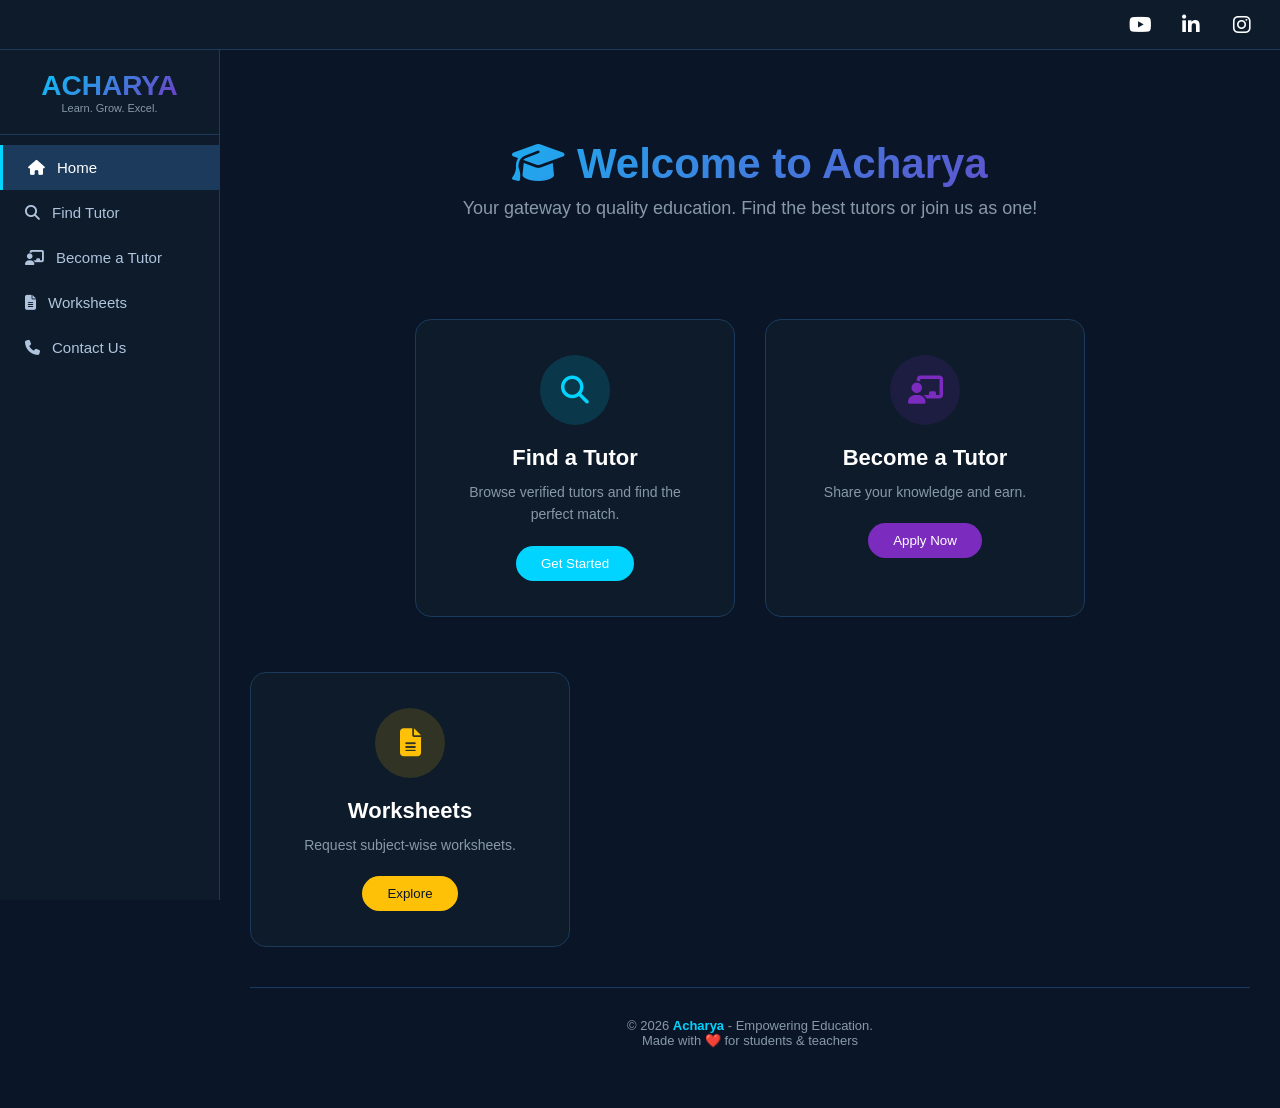
<file: index.html>
<!DOCTYPE html>
<html lang="en">
<head>
<meta charset="UTF-8">
<meta name="viewport" content="width=device-width, initial-scale=1.0">
<title>Acharya Tutors - Tutor in Lucknow & Online Tuition All Over India</title>
<meta name="description" content="Acharya Tutors provides trusted tutors in Lucknow and online tuition all over India for school students. Contact us for home tuition and study support.">
        <link rel="canonical" href="https://acharyatutors.in/" />
<link rel="stylesheet" href="https://cdnjs.cloudflare.com/ajax/libs/font-awesome/6.5.0/css/all.min.css">

<style>
*{margin:0;padding:0;box-sizing:border-box}
body{font-family:Segoe UI,Tahoma,sans-serif;background:#0a1628;color:#fff;min-height:100vh;overflow-x:hidden}
.top-bar{position:fixed;top:0;left:0;right:0;height:50px;background:#0d1b2a;display:flex;align-items:center;justify-content:flex-end;padding:0 20px;z-index:1000;border-bottom:1px solid #1b3a5c;gap:15px}
.top-bar a{color:#fff;font-size:20px;width:36px;height:36px;display:flex;align-items:center;justify-content:center;border-radius:50%;text-decoration:none}
.top-bar a:hover{transform:scale(1.2)}
.sidebar{position:fixed;left:0;top:50px;width:220px;height:calc(100vh - 50px);background:#0d1b2a;border-right:1px solid #1b3a5c;padding:20px 0;z-index:999;transition:.3s}
.logo{text-align:center;padding:0 20px 20px;border-bottom:1px solid #1b3a5c;margin-bottom:10px}
.logo h1{font-size:28px;background:linear-gradient(135deg,#00d4ff,#7b2cbf);-webkit-background-clip:text;-webkit-text-fill-color:transparent}
.logo p{font-size:11px;color:#8899a6}
.nav-item{display:flex;align-items:center;padding:14px 25px;cursor:pointer;color:#b0c4de;font-size:15px;gap:12px}
.nav-item:hover,.nav-item.active{background:#1b3a5c;color:#fff;border-left:3px solid #00d4ff}
.main-content{margin-left:220px;margin-top:50px;padding:30px;min-height:calc(100vh - 50px)}
.section{display:none}
.section.active{display:block}
.hero{text-align:center;padding:60px 20px}
.hero h2{font-size:42px;margin-bottom:10px;background:linear-gradient(135deg,#00d4ff,#7b2cbf);-webkit-background-clip:text;-webkit-text-fill-color:transparent}
.hero p{font-size:18px;color:#8899a6;margin-bottom:40px}
.cards-container{display:flex;justify-content:center;gap:30px;flex-wrap:wrap}
.card{background:#0d1b2a;border:1px solid #1b3a5c;border-radius:16px;padding:35px 30px;width:320px;text-align:center;cursor:pointer}
.card:hover{transform:translateY(-8px);border-color:#00d4ff}
.card-icon{width:70px;height:70px;border-radius:50%;display:flex;align-items:center;justify-content:center;margin:0 auto 20px;font-size:28px}
.card-find .card-icon{background:rgba(0,212,255,.15);color:#00d4ff}
.card-become .card-icon{background:rgba(123,44,191,.15);color:#7b2cbf}
.card-worksheet .card-icon{background:rgba(255,193,7,.15);color:#ffc107}
.card h3{font-size:22px;margin-bottom:10px}
.card p{color:#8899a6;font-size:14px;line-height:1.6}
.card-btn{margin-top:20px;padding:10px 25px;border:none;border-radius:25px;color:#fff;cursor:pointer}
.card-find .card-btn{background:#00d4ff}
.card-become .card-btn{background:#7b2cbf}
.card-worksheet .card-btn{background:#ffc107;color:#0a1628}
.form-container{max-width:500px;margin:0 auto;background:#0d1b2a;border:1px solid #1b3a5c;border-radius:16px;padding:35px}
.form-container h2{text-align:center;margin-bottom:25px;font-size:26px}
.form-group{margin-bottom:18px}
.form-group label{display:block;margin-bottom:6px;color:#b0c4de;font-size:14px}
.form-group input,.form-group select,.form-group textarea{width:100%;padding:12px 15px;border:1px solid #1b3a5c;border-radius:10px;background:#0a1628;color:#fff;font-size:14px}
.form-group textarea{min-height:80px}
.subjects-box{display:flex;flex-direction:column;gap:10px}
.subjects-box label{display:flex;align-items:center;justify-content:space-between;width:100%;padding:10px 12px;background:#0a1628;border:1px solid #1b3a5c;border-radius:10px;color:#fff}
.subjects-box input[type="checkbox"]{width:18px;height:18px}
.submit-btn{width:100%;padding:14px;border:none;border-radius:10px;background:linear-gradient(135deg,#00d4ff,#7b2cbf);color:#fff;font-size:16px;font-weight:600;cursor:pointer;margin-top:10px}
.back-btn{display:inline-flex;align-items:center;gap:8px;color:#8899a6;cursor:pointer;margin-bottom:20px;font-size:14px}
.worksheet-hero{text-align:center;padding:40px 20px}
.worksheet-hero h2{font-size:36px;margin-bottom:10px}
.worksheet-hero p{color:#8899a6;margin-bottom:30px}
.subjects-grid{display:grid;grid-template-columns:repeat(auto-fit,minmax(150px,1fr));gap:15px;max-width:900px;margin:0 auto 30px}
.subject-card{background:#0d1b2a;border:1px solid #1b3a5c;border-radius:12px;padding:20px;text-align:center;cursor:pointer}
.subject-card:hover{border-color:#ffc107;transform:scale(1.05)}
.subject-card i{font-size:28px;margin-bottom:8px;display:block}
.menu-toggle{display:none;position:fixed;top:55px;left:15px;z-index:1001;background:#1b3a5c;border:none;color:#fff;width:40px;height:40px;border-radius:8px;font-size:18px}
.footer{text-align:center;padding:30px;color:#8899a6;font-size:13px;border-top:1px solid #1b3a5c;margin-top:40px}
@media(max-width:768px){
.sidebar{transform:translateX(-100%)}
.sidebar.open{transform:translateX(0)}
.main-content{margin-left:0;padding:80px 15px 25px}
.menu-toggle{display:flex;align-items:center;justify-content:center}
.hero h2{font-size:28px}
.card{width:100%;max-width:350px}
}
</style>
</head>

<body>

<div class="top-bar">
<a href="https://youtube.com" target="_blank"><i class="fab fa-youtube"></i></a>
<a href="https://linkedin.com" target="_blank"><i class="fab fa-linkedin-in"></i></a>
<a href="https://instagram.com" target="_blank"><i class="fab fa-instagram"></i></a>
</div>

<button class="menu-toggle" onclick="toggleSidebar()"><i class="fas fa-bars"></i></button>

<div class="sidebar" id="sidebar">
<div class="logo"><h1>ACHARYA</h1><p>Learn. Grow. Excel.</p></div>
<div class="nav-item active" onclick="showSection('home')"><i class="fas fa-home"></i> Home</div>
<div class="nav-item" onclick="showSection('find-tutor')"><i class="fas fa-search"></i> Find Tutor</div>
<div class="nav-item" onclick="showSection('become-tutor')"><i class="fas fa-chalkboard-teacher"></i> Become a Tutor</div>
<div class="nav-item" onclick="showSection('worksheet')"><i class="fas fa-file-alt"></i> Worksheets</div>
<div class="nav-item" onclick="showSection('contact')"><i class="fas fa-phone"></i> Contact Us</div>
</div>

<div class="main-content">

<div class="section active" id="home">
<div class="hero">
<h2><i class="fas fa-graduation-cap"></i> Welcome to Acharya</h2>
<p>Your gateway to quality education. Find the best tutors or join us as one!</p>
</div>

<div class="cards-container">
<div class="card card-find" onclick="showSection('find-tutor')">
<div class="card-icon"><i class="fas fa-search"></i></div>
<h3>Find a Tutor</h3>
<p>Browse verified tutors and find the perfect match.</p>
<button class="card-btn">Get Started</button>
</div>

<div class="card card-become" onclick="showSection('become-tutor')">
<div class="card-icon"><i class="fas fa-chalkboard-teacher"></i></div>
<h3>Become a Tutor</h3>
<p>Share your knowledge and earn.</p>
<button class="card-btn">Apply Now</button>
</div>
<div style="display: grid; grid-template-columns: repeat(auto-fit, minmax(280px, 1fr)); gap: 25px; margin-top: 25px; width: 100%; box-sizing: border-box;">
        
        <div class="card card-worksheet" onclick="showSection('worksheet')" style="margin: 0;">
            <div class="card-icon"><i class="fas fa-file-alt"></i></div>
            <h3>Worksheets</h3>
            <p>Request subject-wise worksheets.</p>
            <button class="card-btn">Explore</button>
        </div>

    </div>
        </div>

    </div>
<div class="section" id="find-tutor">
<div class="back-btn" onclick="showSection('home')"><i class="fas fa-arrow-left"></i> Back to Home</div>
<div class="form-container">
<h2><i class="fas fa-search" style="color:#00d4ff"></i> Find a Tutor</h2>

<form onsubmit="handleFindTutor(event)">
<div class="form-group"><label>Your Name</label><input type="text" id="ft-name" required></div>
<div class="form-group"><label>Mobile Number</label><input type="tel" id="ft-mobile" required></div>

<div class="form-group">
<label>Subject Required</label>
<div class="subjects-box">
<label>Mathematics <input type="checkbox" name="ft_subject" value="Mathematics"></label>
<label>Science <input type="checkbox" name="ft_subject" value="Science"></label>
<label>English <input type="checkbox" name="ft_subject" value="English"></label>
<label>Hindi <input type="checkbox" name="ft_subject" value="Hindi"></label>
<label>Social Science <input type="checkbox" name="ft_subject" value="Social Science"></label>
<label>Computer Science <input type="checkbox" name="ft_subject" value="Computer Science"></label>
<label>Accounts <input type="checkbox" name="ft_subject" value="Accounts"></label>
<label>Commerce <input type="checkbox" name="ft_subject" value="Commerce"></label>
<label>Business Studies <input type="checkbox" name="ft_subject" value="Business Studies"></label>
<label>EVS <input type="checkbox" name="ft_subject" value="EVS"></label>
<label>Olympiad <input type="checkbox" name="ft_subject" value="Olympiad"></label>
<label>Competitive Exams <input type="checkbox" name="ft_subject" value="Competitive Exams"></label>
<label>Other <input type="checkbox" name="ft_subject" value="Other"></label>
</div>
</div>

<div class="form-group">
<label>Class / Grade / Exam</label>
<select id="ft-class" required>
<option value="">Select Class / Exam</option>
<option>Nursery</option>
<option>KG</option>
<option>Class 1-5</option>
<option>Class 6-8</option>
<option>Class 9-10</option>
<option>Class 11-12</option>
<option>IIT JEE</option>
<option>NEET</option>
<option>CUET</option>
<option>NDA</option>
<option>Olympiad</option>
<option>Competitive Exams</option>
<option>College</option>
<option>Other</option>
</select>
</div>

<div class="form-group"><label>Location / Address</label><input type="text" id="ft-location" required></div>
<div class="form-group"><label>Additional Requirements</label><textarea id="ft-message"></textarea></div>
<button type="submit" class="submit-btn"><i class="fab fa-whatsapp"></i> Apply via WhatsApp</button>
</form>
</div>
</div>

<div class="section" id="become-tutor">
<div class="back-btn" onclick="showSection('home')"><i class="fas fa-arrow-left"></i> Back to Home</div>
<div class="form-container">
<h2><i class="fas fa-chalkboard-teacher" style="color:#7b2cbf"></i> Become a Tutor</h2>

<form onsubmit="handleBecomeTutor(event)">
<div class="form-group"><label>Full Name</label><input type="text" id="bt-name" required></div>
<div class="form-group"><label>Mobile Number</label><input type="tel" id="bt-mobile" required></div>
<div class="form-group"><label>Email ID</label><input type="email" id="bt-email" required></div>

<div class="form-group">
<label>Highest Qualification</label>
<select id="bt-qualification" required>
<option value="">Select Qualification</option>
<option>12th Pass</option>
<option>Graduate</option>
<option>Post Graduate</option>
<option>B.Ed</option>
<option>M.Ed</option>
<option>PhD</option>
<option>Other</option>
</select>
</div>

<div class="form-group"><label>Subjects You Can Teach</label><input type="text" id="bt-subjects" required></div>
<div class="form-group"><label>Classes You Can Teach</label><input type="text" id="bt-classes" required></div>
<div class="form-group"><label>Your Location</label><input type="text" id="bt-location" required></div>
<div class="form-group"><label>About Yourself</label><textarea id="bt-about"></textarea></div>
<button type="submit" class="submit-btn"><i class="fab fa-whatsapp"></i> Apply via WhatsApp</button>
</form>
</div>
</div>

<div class="section" id="worksheet">
<div class="back-btn" onclick="showSection('home')"><i class="fas fa-arrow-left"></i> Back to Home</div>
<div class="worksheet-hero">
<h2><i class="fas fa-file-alt" style="color:#ffc107"></i> Worksheets</h2>
<p>Select subjects to request worksheets. We will send them via WhatsApp.</p>
</div>

<div class="subjects-grid">
<div class="subject-card" onclick="openWorksheetForm('Mathematics')"><i class="fas fa-calculator"></i><span>Mathematics</span></div>
<div class="subject-card" onclick="openWorksheetForm('Science')"><i class="fas fa-flask"></i><span>Science</span></div>
<div class="subject-card" onclick="openWorksheetForm('English')"><i class="fas fa-language"></i><span>English</span></div>
<div class="subject-card" onclick="openWorksheetForm('Hindi')"><i class="fas fa-font"></i><span>Hindi</span></div>
<div class="subject-card" onclick="openWorksheetForm('Social Science')"><i class="fas fa-globe-asia"></i><span>Social Science</span></div>
<div class="subject-card" onclick="openWorksheetForm('Computer')"><i class="fas fa-laptop-code"></i><span>Computer</span></div>
<div class="subject-card" onclick="openWorksheetForm('Accounts')"><i class="fas fa-calculator"></i><span>Accounts</span></div>
<div class="subject-card" onclick="openWorksheetForm('Commerce')"><i class="fas fa-store"></i><span>Commerce</span></div>
<div class="subject-card" onclick="openWorksheetForm('Business Studies')"><i class="fas fa-briefcase"></i><span>Business Studies</span></div>
<div class="subject-card" onclick="openWorksheetForm('EVS')"><i class="fas fa-leaf"></i><span>EVS</span></div>
<div class="subject-card" onclick="openWorksheetForm('Olympiad')"><i class="fas fa-medal"></i><span>Olympiad</span></div>
<div class="subject-card" onclick="openWorksheetForm('Competitive Exams')"><i class="fas fa-trophy"></i><span>Competitive Exams</span></div>
</div>

<div id="worksheet-form-container" class="form-container" style="display:none">
<h2>Request Worksheet</h2>
<form onsubmit="handleWorksheet(event)">
<div class="form-group"><label>Student Name</label><input type="text" id="ws-name" required></div>

<div class="form-group">
<label>Class / Exam</label>
<select id="ws-class" required>
<option value="">Select Class / Exam</option>
<option>Nursery</option>
<option>KG</option>
<option>Class 1</option>
<option>Class 2</option>
<option>Class 3</option>
<option>Class 4</option>
<option>Class 5</option>
<option>Class 6</option>
<option>Class 7</option>
<option>Class 8</option>
<option>Class 9</option>
<option>Class 10</option>
<option>Class 11</option>
<option>Class 12</option>
<option>IIT JEE</option>
<option>NEET</option>
<option>CUET</option>
<option>NDA</option>
<option>Olympiad</option>
<option>Competitive Exams</option>
<option>Other</option>
</select>
</div>

<div class="form-group"><label>School Name</label><input type="text" id="ws-school" required></div>
<div class="form-group"><label>Selected Subjects</label><input type="text" id="ws-subject" readonly required></div>
<div class="form-group"><label>Parent Mobile</label><input type="tel" id="ws-mobile" required></div>
<button type="submit" class="submit-btn"><i class="fab fa-whatsapp"></i> Send Request via WhatsApp</button>
</form>
</div>
</div>

<div class="section" id="contact">
<div class="back-btn" onclick="showSection('home')"><i class="fas fa-arrow-left"></i> Back to Home</div>
<div class="form-container">
<h2><i class="fas fa-phone" style="color:#00d4ff"></i> Contact Us</h2>
<div style="text-align:center">
<p style="color:#8899a6;margin-bottom:15px">Have questions? Reach out to us directly!</p>
<a href="https://wa.me/919196393002" target="_blank" style="display:inline-flex;align-items:center;gap:10px;background:#25d366;color:#fff;padding:12px 25px;border-radius:30px;text-decoration:none;font-weight:600">
<i class="fab fa-whatsapp"></i> Chat on WhatsApp
</a>
<p style="margin-top:20px;color:#8899a6">📞 +91 9196393002</p>
<p style="color:#8899a6">✉️ studywithacharya@gmail.com</p>
</div>
</div>
</div>

<div class="footer">
<p>© 2026 <strong style="color:#00d4ff">Acharya</strong> - Empowering Education.</p>
<p>Made with ❤️ for students & teachers</p>
</div>

</div>

<script>
const WHATSAPP_NUMBER = "919196393002";

function showSection(sectionId){
document.querySelectorAll('.section').forEach(s=>s.classList.remove('active'));
document.getElementById(sectionId).classList.add('active');
document.querySelectorAll('.nav-item').forEach(n=>n.classList.remove('active'));
const navMap={home:0,'find-tutor':1,'become-tutor':2,worksheet:3,contact:4};
const navItems=document.querySelectorAll('.nav-item');
if(navItems[navMap[sectionId]]) navItems[navMap[sectionId]].classList.add('active');
document.getElementById('sidebar').classList.remove('open');
window.scrollTo(0,0);
}

function toggleSidebar(){
document.getElementById('sidebar').classList.toggle('open');
}

function handleFindTutor(e){
e.preventDefault();
const name=document.getElementById('ft-name').value;
const mobile=document.getElementById('ft-mobile').value;
const subjects=Array.from(document.querySelectorAll('input[name="ft_subject"]:checked')).map(cb=>cb.value).join(', ');
const cls=document.getElementById('ft-class').value;
const location=document.getElementById('ft-location').value;
const message=document.getElementById('ft-message').value;

if(!subjects){
alert("Please select at least one subject");
return;
}

const text=`*Find Tutor Request - Acharya*

👤 *Name:* ${name}
📱 *Mobile:* ${mobile}
📚 *Subject:* ${subjects}
🏫 *Class / Exam:* ${cls}
📍 *Location:* ${location}
💬 *Requirements:* ${message || 'N/A'}

Please help me find a suitable tutor.`;

window.location.href="https://wa.me/"+WHATSAPP_NUMBER+"?text="+encodeURIComponent(text);
}

function handleBecomeTutor(e){
e.preventDefault();

const text=`*Become a Tutor Application - Acharya*

👤 *Name:* ${document.getElementById('bt-name').value}
📱 *Mobile:* ${document.getElementById('bt-mobile').value}
📧 *Email:* ${document.getElementById('bt-email').value}
🎓 *Qualification:* ${document.getElementById('bt-qualification').value}
📚 *Subjects:* ${document.getElementById('bt-subjects').value}
🏫 *Classes:* ${document.getElementById('bt-classes').value}
📍 *Location:* ${document.getElementById('bt-location').value}
💬 *About:* ${document.getElementById('bt-about').value || 'N/A'}

I want to join Acharya as a tutor.`;

window.location.href="https://wa.me/"+WHATSAPP_NUMBER+"?text="+encodeURIComponent(text);
}

let selectedWorksheetSubjects=[];

function openWorksheetForm(subject){
document.getElementById('worksheet-form-container').style.display='block';

if(selectedWorksheetSubjects.includes(subject)){
selectedWorksheetSubjects=selectedWorksheetSubjects.filter(s=>s!==subject);
}else{
selectedWorksheetSubjects.push(subject);
}

document.getElementById('ws-subject').value=selectedWorksheetSubjects.join(', ');
document.getElementById('worksheet-form-container').scrollIntoView({behavior:'smooth'});
}

function handleWorksheet(e){
e.preventDefault();

const text=`*Worksheet Request - Acharya*

👤 *Student Name:* ${document.getElementById('ws-name').value}
🏫 *Class / Exam:* ${document.getElementById('ws-class').value}
🏢 *School:* ${document.getElementById('ws-school').value}
📚 *Subject:* ${document.getElementById('ws-subject').value}
📱 *Parent Mobile:* ${document.getElementById('ws-mobile').value}

Please send the worksheet for the above details.`;

window.location.href="https://wa.me/"+WHATSAPP_NUMBER+"?text="+encodeURIComponent(text);
}
</script>

</body>
</html>
</file>
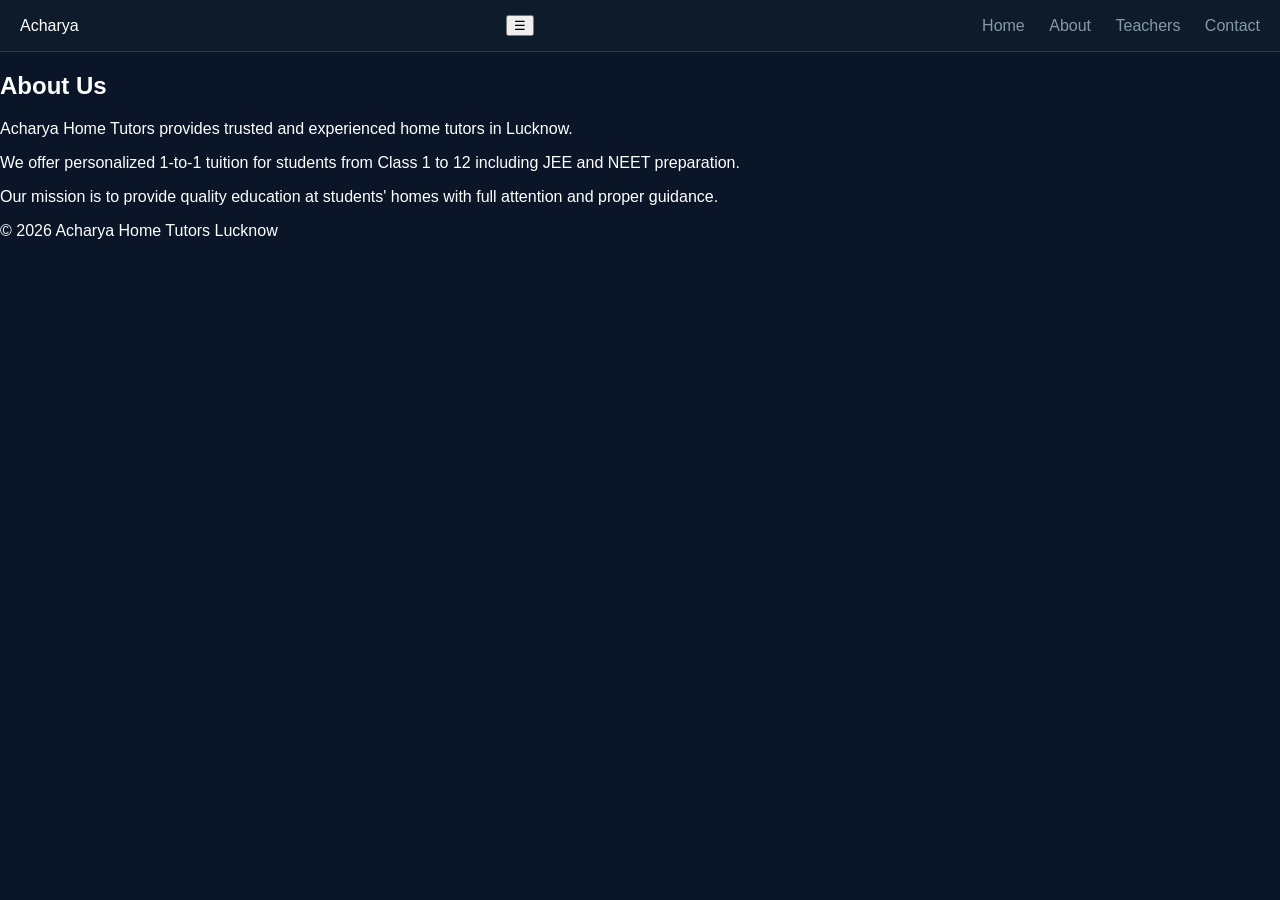
<file: about.html>
<!DOCTYPE html>
<html lang="en">
<head>
  <meta charset="UTF-8">
  <meta name="viewport" content="width=device-width, initial-scale=1.0">
  <title>About Acharya</title>
  <link rel="stylesheet" href="style.css">
</head>
<body>

<header>
  <div class="logo">Acharya</div>

  <button class="menu-btn" onclick="toggleMenu()">☰</button>

  <nav id="nav">
    <a href="index.html">Home</a>
    <a href="about.html">About</a>
    <a href="teachers.html">Teachers</a>
    <a href="contact.html">Contact</a>
  </nav>
</header>

<section>
  <h2>About Us</h2>

  <div class="about-box">
    <p>
      Acharya Home Tutors provides trusted and experienced home tutors in Lucknow.
    </p>

    <p>
      We offer personalized 1-to-1 tuition for students from Class 1 to 12 including JEE and NEET preparation.
    </p>

    <p>
      Our mission is to provide quality education at students' homes with full attention and proper guidance.
    </p>
  </div>
</section>

<footer>
  <p>© 2026 Acharya Home Tutors Lucknow</p>
</footer>

<script src="script.js"></script>
</body>
</html>
</file>
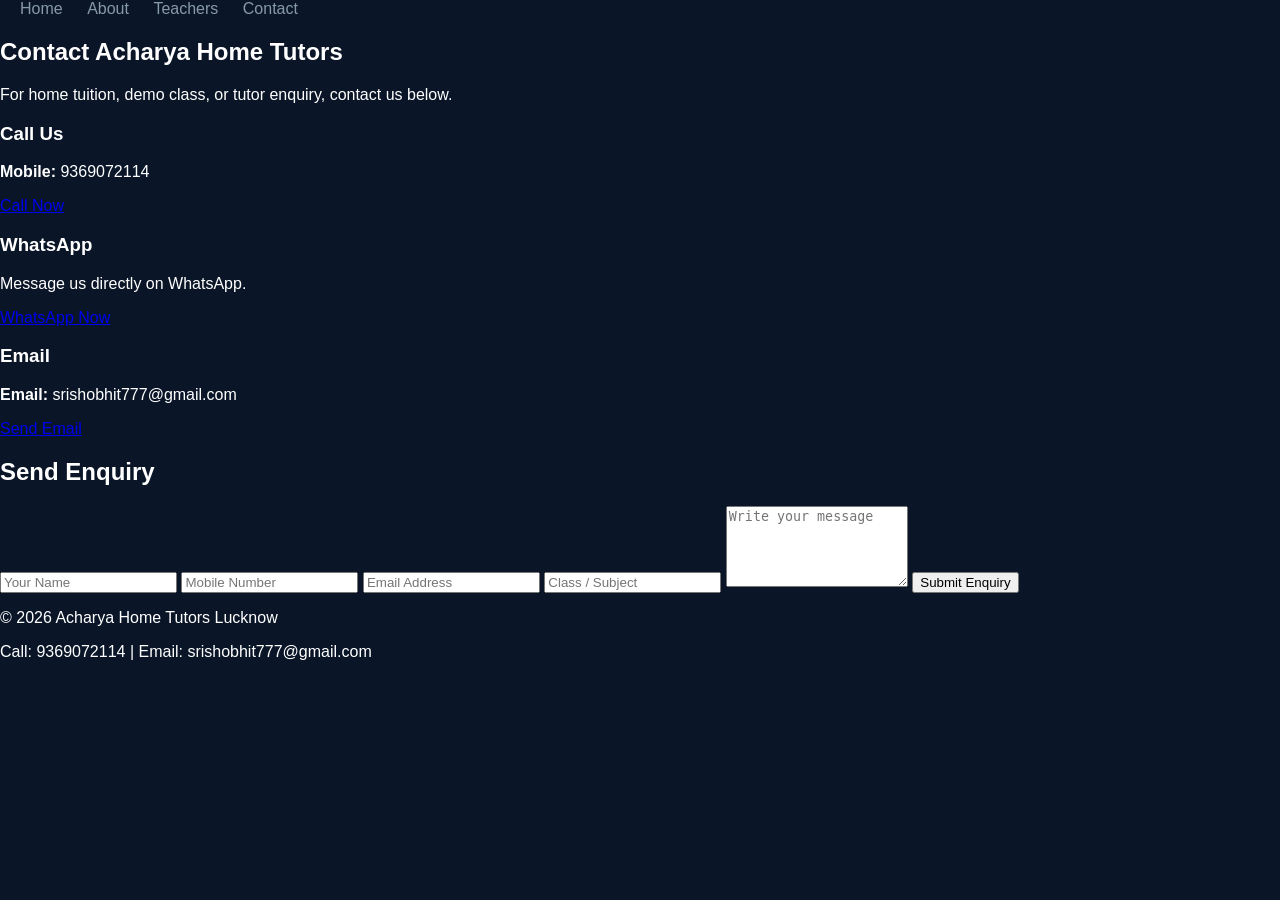
<file: contact.html>
<!DOCTYPE html>
<html>
<head>
  <title>Contact - Acharya Home Tutors</title>
  <link rel="stylesheet" href="./style.css">
</head>
<body>

<nav>
  <a href="index.html">Home</a>
  <a href="about.html">About</a>
  <a href="teachers.html">Teachers</a>
  <a href="contact.html">Contact</a>
</nav>

<section>
  <h1>Contact Acharya Home Tutors</h1>
  <p>For home tuition, demo class, or tutor enquiry, contact us below.</p>

  <div class="cards">
    <div class="card">
      <h3>Call Us</h3>
      <p><strong>Mobile:</strong> 9369072114</p>
      <a class="btn" href="tel:9369072114">Call Now</a>
    </div>

    <div class="card">
      <h3>WhatsApp</h3>
      <p>Message us directly on WhatsApp.</p>
      <a class="btn" href="https://wa.me/919369072114">WhatsApp Now</a>
    </div>

    <div class="card">
      <h3>Email</h3>
      <p><strong>Email:</strong> srishobhit777@gmail.com</p>
      <a class="btn" href="mailto:srishobhit777@gmail.com">Send Email</a>
    </div>
  </div>
</section>

<section>
  <h2>Send Enquiry</h2>

  <form action="https://formsubmit.co/srishobhit777@gmail.com" method="POST">
    <input type="hidden" name="_subject" value="New enquiry from Acharya Website">
    <input type="hidden" name="_template" value="table">
    <input type="hidden" name="_captcha" value="false">

    <input type="text" name="Name" placeholder="Your Name" required>
    <input type="tel" name="Phone" placeholder="Mobile Number" required>
    <input type="email" name="Email" placeholder="Email Address">
    <input type="text" name="Class" placeholder="Class / Subject">
    <textarea name="Message" placeholder="Write your message" rows="5" required></textarea>

    <button type="submit">Submit Enquiry</button>
  </form>
</section>

<footer>
  <p>© 2026 Acharya Home Tutors Lucknow</p>
  <p>Call: 9369072114 | Email: srishobhit777@gmail.com</p>
</footer>

<script src="./script.js"></script>
</body>
</html>
</file>
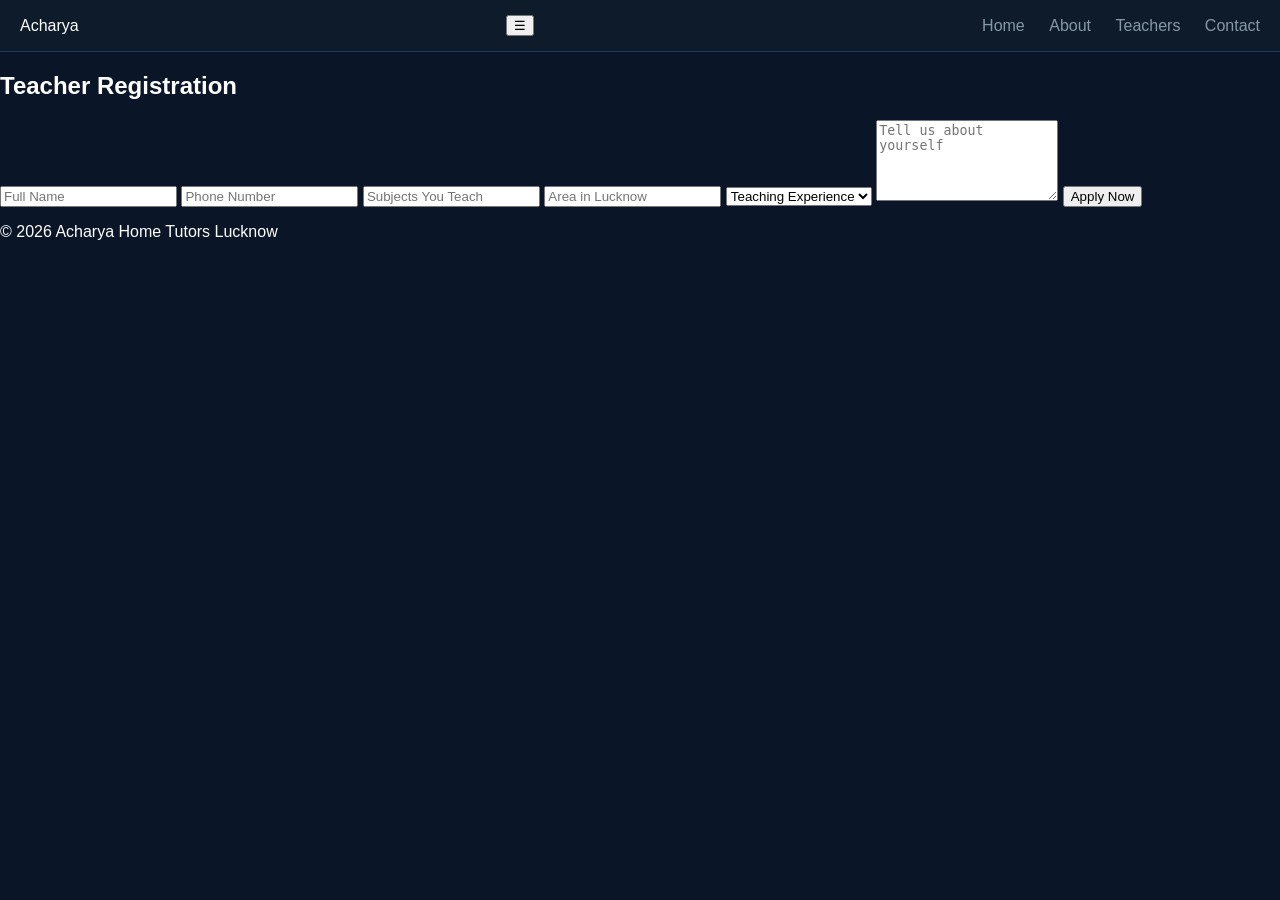
<file: teachers.html>
<!DOCTYPE html>
<html lang="en">
<head>
  <meta charset="UTF-8">
  <meta <name="viewport" content="width=device-width, initial-scale=1.0">
  <title>Teacher Apply - Acharya</title>
  <link rel="stylesheet" href="style.css">
</head>
<body>

<header>
  <div class="logo">Acharya</div>

  <button class="menu-btn" onclick="toggleMenu()">☰</button>

  <nav id="nav">
    <a href="index.html">Home</a>
    <a href="about.html">About</a>
    <a href="teachers.html">Teachers</a>
    <a href="contact.html">Contact</a>
  </nav>
</header>

<section>
  <h2>Teacher Registration</h2>

  <form action="https://formsubmit.co/YOUR_EMAIL@gmail.com" method="POST">

    <input type="text" name="name" placeholder="Full Name" required>

    <input type="tel" name="phone" placeholder="Phone Number" required>

    <input type="text" name="subject" placeholder="Subjects You Teach" required>

    <input type="text" name="area" placeholder="Area in Lucknow" required>

    <select name="experience">
      <option>Teaching Experience</option>
      <option>0-1 Year</option>
      <option>1-3 Years</option>
      <option>3-5 Years</option>
      <option>5+ Years</option>
    </select>

    <textarea name="message" rows="5" placeholder="Tell us about yourself"></textarea>

    <button class="submit">Apply Now</button>
  </form>
</section>

<footer>
  <p>© 2026 Acharya Home Tutors Lucknow</p>
</footer>

<script src="script.js"></script>
</body>
</html>
</file>
<file: style.css>
/* --- Global Theme Setup --- */
:root {
    --bg-dark: #0a1628;
    --card-bg: #0d1b2a;
    --border-color: #1b3a5c;
    --text-white: #ffffff;
    --text-gray: #8899a6;
    --blue-accent: #00d4ff;
    --purple-accent: #7b2cbf;
}

body {
    font-family: 'Segoe UI', Tahoma, sans-serif;
    background: var(--bg-dark);
    color: var(--text-white);
    margin: 0;
    padding: 0;
}

/* --- Quiz Portal Container (Matching Homepage Cards) --- */
#quiz-container {
    max-width: 600px;
    margin: 50px auto;
    background: var(--card-bg);
    border: 1px solid var(--border-color);
    padding: 40px;
    border-radius: 16px;
    text-align: center;
    box-shadow: 0 8px 20px rgba(0,0,0,0.4);
}

#quiz-container h1 {
    margin-bottom: 10px;
    background: linear-gradient(135deg, var(--blue-accent), var(--purple-accent));
    -webkit-background-clip: text;
    -webkit-text-fill-color: transparent;
}

/* --- Buttons --- */
.start-btn { 
    padding: 15px 40px; 
    background: linear-gradient(135deg, var(--blue-accent), var(--purple-accent));
    color: white; 
    border: none; 
    border-radius: 30px; 
    cursor: pointer; 
    font-size: 18px; 
    font-weight: 600;
    margin-top: 20px;
    transition: 0.3s;
}

.start-btn:hover { transform: translateY(-5px); }

/* --- Quiz Options/Questions --- */
.quiz-box h3 { margin-bottom: 25px; line-height: 1.5; }

.options button { 
    display: block; 
    width: 100%; 
    margin: 12px 0; 
    padding: 15px; 
    background: var(--bg-dark); 
    color: var(--text-white); 
    border: 1px solid var(--border-color); 
    border-radius: 12px; 
    cursor: pointer; 
    font-size: 16px;
    transition: 0.3s;
}

.options button:hover { 
    border-color: var(--blue-accent);
    background: rgba(0, 212, 255, 0.1);
}

/* --- Header & Nav (For Quiz Portal) --- */
header {
    background: var(--card-bg);
    padding: 15px 20px;
    display: flex;
    justify-content: space-between;
    align-items: center;
    border-bottom: 1px solid var(--border-color);
}

nav a {
    color: var(--text-gray);
    text-decoration: none;
    margin-left: 20px;
}

nav a.active { color: var(--blue-accent); font-weight: bold; }
</file>
